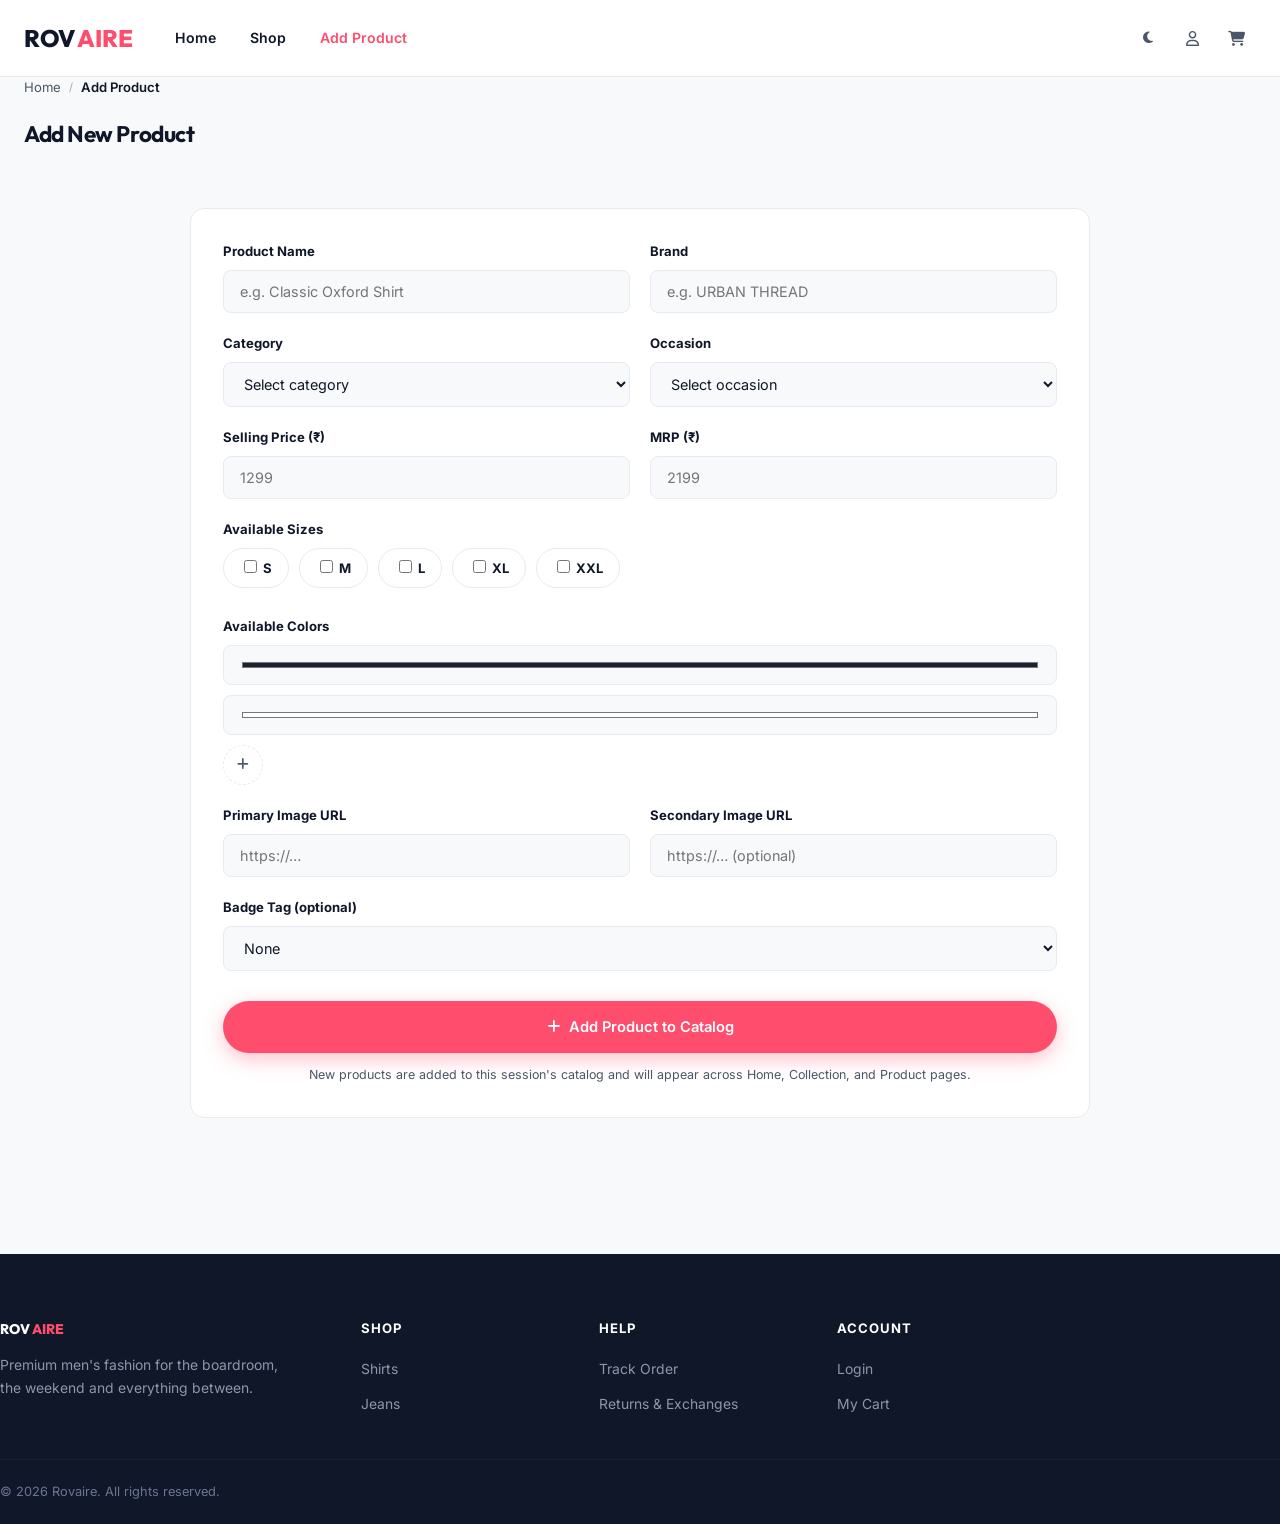
<file: add-product.html>
<!DOCTYPE html>
<html lang="en">
<head>
<meta charset="UTF-8">
<meta name="viewport" content="width=device-width, initial-scale=1.0">
<title>Add New Product — Rovaire</title>
<meta name="description" content="Add a new product to the Rovaire catalog.">
<link rel="preconnect" href="https://fonts.googleapis.com">
<link rel="stylesheet" href="css/style.css">
<link rel="stylesheet" href="css/home.css">
<link rel="stylesheet" href="css/add-product.css">
<link rel="stylesheet" href="css/responsive.css">
<link rel="stylesheet" href="https://cdnjs.cloudflare.com/ajax/libs/font-awesome/6.5.1/css/all.min.css">
</head>
<body>

<div id="pageLoader"><div class="loader-mark">ROVAIRE</div></div>

<header class="site-header">
  <div class="container header-top">
    <button class="icon-btn mobile-toggle" aria-label="Menu"><i class="fa-solid fa-bars"></i></button>
    <a href="index.html" class="brand">ROV<span class="accent">AIRE</span></a>
    <ul class="mega-nav">
      <li><a href="index.html">Home</a></li>
      <li><a href="collection.html">Shop</a></li>
      <li><a href="add-product.html" style="color:var(--primary);">Add Product</a></li>
    </ul>
    <div class="header-actions">
      <button class="icon-btn theme-toggle" aria-label="Toggle dark mode"><i class="fa-solid fa-moon"></i></button>
      <a href="login.html" class="icon-btn" aria-label="Account"><i class="fa-regular fa-user"></i></a>
      <a href="cart.html" class="icon-btn" aria-label="Cart" style="position:relative;"><i class="fa-solid fa-cart-shopping"></i><span class="count cart-count">0</span></a>
    </div>
  </div>
</header>

<div class="mobile-drawer">
  <div class="mobile-drawer-backdrop"></div>
  <div class="mobile-drawer-panel">
    <button class="icon-btn mobile-drawer-close" aria-label="Close menu"><i class="fa-solid fa-xmark"></i></button>
    <h4>ROV<span style="color:var(--primary);">AIRE</span></h4>
    <ul><li><a href="index.html">Home</a></li><li><a href="collection.html">Shop</a></li><li><a href="add-product.html">Add Product</a></li></ul>
  </div>
</div>

<section class="page-banner">
  <div class="container">
    <p class="breadcrumb"><a href="index.html">Home</a><span class="sep">/</span><span class="current">Add Product</span></p>
    <h1>Add New Product</h1>
  </div>
</section>

<div class="container section" style="max-width:900px;">
  <form id="addProductForm" class="ap-form" novalidate>

    <div class="ap-grid">
      <div class="field-group">
        <label for="apName">Product Name</label>
        <div class="input-wrap"><input type="text" id="apName" placeholder="e.g. Classic Oxford Shirt" required></div>
      </div>
      <div class="field-group">
        <label for="apBrand">Brand</label>
        <div class="input-wrap"><input type="text" id="apBrand" placeholder="e.g. URBAN THREAD" required></div>
      </div>
    </div>

    <div class="ap-grid">
      <div class="field-group">
        <label for="apCategory">Category</label>
        <div class="input-wrap">
          <select id="apCategory" required>
            <option value="" disabled selected>Select category</option>
            <option value="shirts">Shirts</option>
            <option value="tshirts">T-Shirts</option>
            <option value="jeans">Jeans</option>
            <option value="trousers">Trousers</option>
            <option value="hoodies">Hoodies</option>
            <option value="jackets">Jackets</option>
            <option value="blazers">Blazers</option>
            <option value="ethnic-wear">Ethnic Wear</option>
          </select>
        </div>
      </div>
      <div class="field-group">
        <label for="apOccasion">Occasion</label>
        <div class="input-wrap">
          <select id="apOccasion" required>
            <option value="" disabled selected>Select occasion</option>
            <option value="formal-wear">Formal Wear</option>
            <option value="casual-wear">Casual Wear</option>
            <option value="ethnic-wear">Ethnic Wear</option>
          </select>
        </div>
      </div>
    </div>

    <div class="ap-grid">
      <div class="field-group">
        <label for="apPrice">Selling Price (₹)</label>
        <div class="input-wrap"><input type="number" id="apPrice" min="1" placeholder="1299" required></div>
      </div>
      <div class="field-group">
        <label for="apMrp">MRP (₹)</label>
        <div class="input-wrap"><input type="number" id="apMrp" min="1" placeholder="2199" required></div>
      </div>
    </div>

    <div class="field-group">
      <label>Available Sizes</label>
      <div class="ap-size-row">
        <label class="ap-chip"><input type="checkbox" value="S"> S</label>
        <label class="ap-chip"><input type="checkbox" value="M"> M</label>
        <label class="ap-chip"><input type="checkbox" value="L"> L</label>
        <label class="ap-chip"><input type="checkbox" value="XL"> XL</label>
        <label class="ap-chip"><input type="checkbox" value="XXL"> XXL</label>
      </div>
    </div>

    <div class="field-group">
      <label>Available Colors</label>
      <div class="ap-color-row" id="apColorRow">
        <input type="color" value="#1A2333" class="ap-color-input">
        <input type="color" value="#FFFFFF" class="ap-color-input">
        <button type="button" id="apAddColor" class="ap-add-color"><i class="fa-solid fa-plus"></i></button>
      </div>
    </div>

    <div class="ap-grid">
      <div class="field-group">
        <label for="apImg1">Primary Image URL</label>
        <div class="input-wrap"><input type="url" id="apImg1" placeholder="https://…" required></div>
      </div>
      <div class="field-group">
        <label for="apImg2">Secondary Image URL</label>
        <div class="input-wrap"><input type="url" id="apImg2" placeholder="https://… (optional)"></div>
      </div>
    </div>

    <div class="field-group">
      <label for="apTag">Badge Tag (optional)</label>
      <div class="input-wrap">
        <select id="apTag">
          <option value="">None</option>
          <option value="New">New</option>
          <option value="Bestseller">Bestseller</option>
          <option value="Trending">Trending</option>
          <option value="Sale">Sale</option>
          <option value="Premium">Premium</option>
        </select>
      </div>
    </div>

    <button type="submit" class="btn primary block ap-submit"><i class="fa-solid fa-plus"></i> Add Product to Catalog</button>
    <p class="ap-note">New products are added to this session's catalog and will appear across Home, Collection, and Product pages.</p>
  </form>

  <div class="ap-preview" id="apPreview" style="display:none;">
    <h3>Preview</h3>
    <div class="product-row cols-4" id="apPreviewCard"></div>
  </div>
</div>

<footer class="site-footer">
  <div class="container footer-grid">
    <div class="footer-brand">
      <a href="index.html" class="brand" style="color:#fff;">ROV<span class="accent">AIRE</span></a>
      <p>Premium men's fashion for the boardroom, the weekend and everything between.</p>
    </div>
    <div><h5>Shop</h5><ul><li><a href="collection.html?cat=shirts">Shirts</a></li><li><a href="collection.html?cat=jeans">Jeans</a></li></ul></div>
    <div><h5>Help</h5><ul><li><a href="#">Track Order</a></li><li><a href="#">Returns & Exchanges</a></li></ul></div>
    <div><h5>Account</h5><ul><li><a href="login.html">Login</a></li><li><a href="cart.html">My Cart</a></li></ul></div>
  </div>
  <div class="container footer-bottom">
    <span>&copy; <span class="current-year"></span> Rovaire. All rights reserved.</span>
  </div>
</footer>

<button class="back-to-top" id="backToTop" aria-label="Back to top"><i class="fa-solid fa-arrow-up"></i></button>

<script src="js/main.js"></script>
<script src="js/add-product.js"></script>
</body>
</html>
</file>
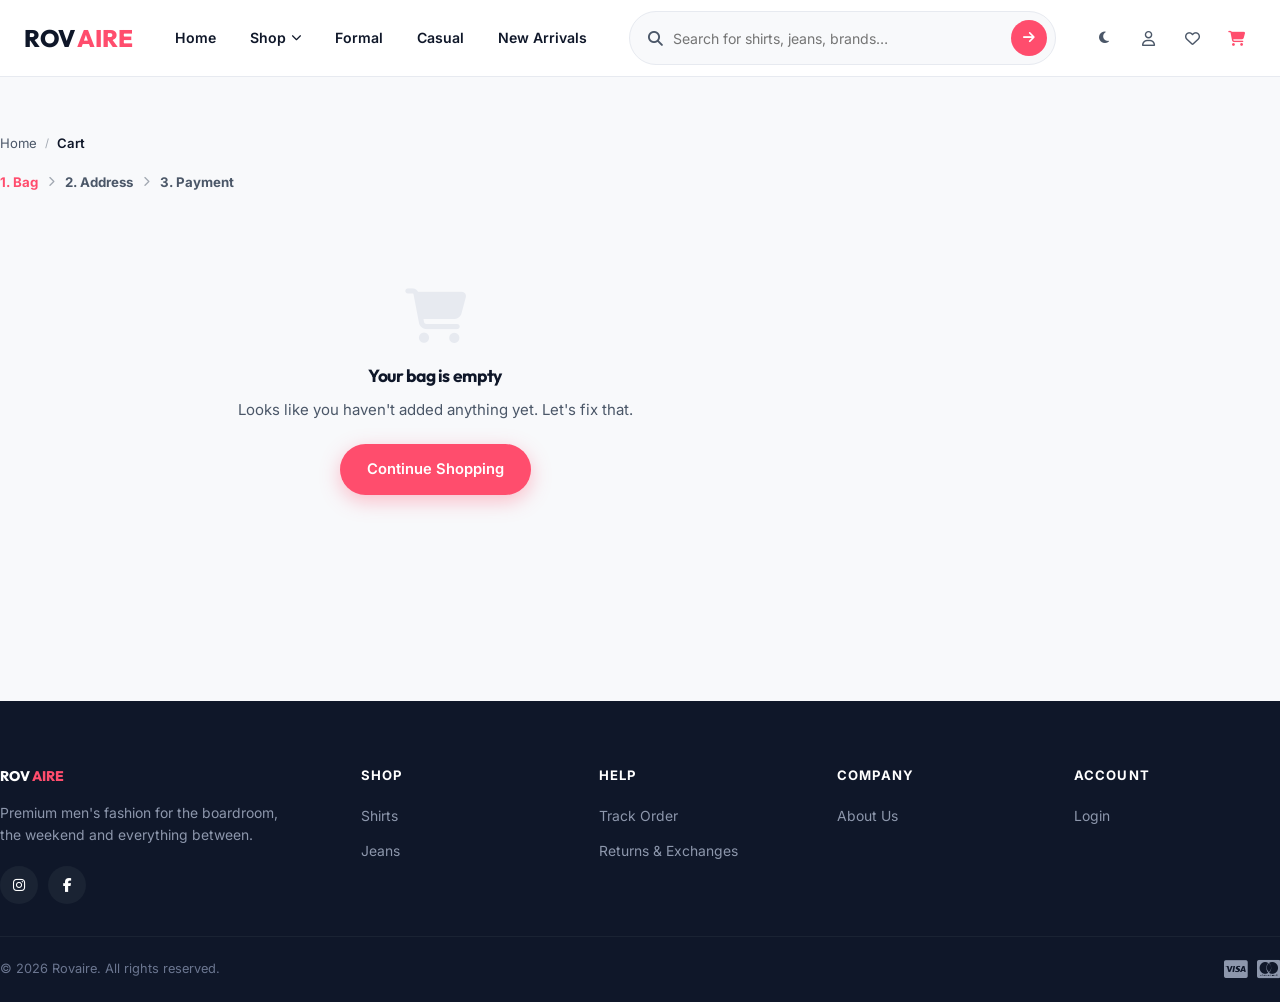
<file: cart.html>
<!DOCTYPE html>
<html lang="en">
<head>
<meta charset="UTF-8">
<meta name="viewport" content="width=device-width, initial-scale=1.0">
<title>Your Cart — Rovaire</title>
<meta name="description" content="Review your cart, apply coupons and checkout on Rovaire.">
<link rel="preconnect" href="https://fonts.googleapis.com">
<link rel="stylesheet" href="css/style.css">
<link rel="stylesheet" href="css/home.css">
<link rel="stylesheet" href="css/cart.css">
<link rel="stylesheet" href="css/responsive.css">
<link rel="stylesheet" href="https://cdnjs.cloudflare.com/ajax/libs/font-awesome/6.5.1/css/all.min.css">
</head>
<body>

<div id="pageLoader"><div class="loader-mark">ROVAIRE</div></div>

<header class="site-header">
  <div class="container header-top">
    <button class="icon-btn mobile-toggle" aria-label="Menu"><i class="fa-solid fa-bars"></i></button>
    <a href="index.html" class="brand">ROV<span class="accent">AIRE</span></a>
    <ul class="mega-nav">
       <li><a href="index.html">Home </a>
      <li><a href="collection.html">Shop <i class="fa-solid fa-chevron-down"></i></a>
        <div class="mega-panel">
          <div><h6>Topwear</h6><a href="collection.html?cat=shirts">Shirts</a><a href="collection.html?cat=tshirts">T-Shirts</a></div>
          <div><h6>Bottomwear</h6><a href="collection.html?cat=jeans">Jeans</a><a href="collection.html?cat=trousers">Trousers</a></div>
          <div><h6>Outerwear</h6><a href="collection.html?cat=jackets">Jackets</a><a href="collection.html?cat=blazers">Blazers</a></div>
        </div>
      </li>
      <li><a href="collection.html?occasion=formal-wear">Formal</a></li>
      <li><a href="collection.html?occasion=casual-wear">Casual</a></li>
      <li><a href="collection.html">New Arrivals</a></li>
    </ul>
    <div class="search-bar">
      <i class="fa-solid fa-magnifying-glass" style="color:var(--ink-soft);"></i>
      <input type="text" placeholder="Search for shirts, jeans, brands…">
      <button aria-label="Search"><i class="fa-solid fa-arrow-right"></i></button>
      <div class="live-search-panel"></div>
    </div>
    <div class="header-actions">
      <button class="icon-btn theme-toggle" aria-label="Toggle dark mode"><i class="fa-solid fa-moon"></i></button>
      <a href="login.html" class="icon-btn" aria-label="Account"><i class="fa-regular fa-user"></i></a>
      <a href="cart.html" class="icon-btn" aria-label="Wishlist" style="position:relative;"><i class="fa-regular fa-heart"></i><span class="count wishlist-count">0</span></a>
      <a href="cart.html" class="icon-btn" aria-label="Cart" style="position:relative;color:var(--primary);"><i class="fa-solid fa-cart-shopping"></i><span class="count cart-count">0</span></a>
    </div>
  </div>
</header>

<div class="mobile-drawer">
  <div class="mobile-drawer-backdrop"></div>
  <div class="mobile-drawer-panel">
    <button class="icon-btn mobile-drawer-close" aria-label="Close menu"><i class="fa-solid fa-xmark"></i></button>
    <h4>ROV<span style="color:var(--primary);">AIRE</span></h4>
    <details open><summary>Shop <i class="fa-solid fa-chevron-down"></i></summary><ul>
      <li><a href="collection.html?cat=shirts">Shirts</a></li>
      <li><a href="collection.html?cat=jeans">Jeans</a></li>
    </ul></details>
  </div>
</div>

<div class="container section">
  <p class="breadcrumb"><a href="index.html">Home</a><span class="sep">/</span><span class="current">Cart</span></p>

  <div class="cart-steps">
    <span class="step active">1. Bag</span><i class="fa-solid fa-chevron-right"></i>
    <span class="step">2. Address</span><i class="fa-solid fa-chevron-right"></i>
    <span class="step">3. Payment</span>
  </div>

  <div class="cart-layout">
    <div>
      <div class="cart-panel" id="cartPanel">
        <div class="cart-panel-head"><h3>Shopping Bag</h3><span id="cartItemCount"></span></div>
        <div id="cartItemsWrap"></div>
        <div class="coupon-box" id="couponBox">
          <input type="text" placeholder="Enter coupon code (try ROVAIRE10)" id="couponInput">
          <button id="couponApplyBtn">Apply</button>
        </div>
        <div class="coupon-applied" id="couponApplied"><span><i class="fa-solid fa-tag"></i> <span id="couponLabel"></span></span><button id="couponRemoveBtn"><i class="fa-solid fa-xmark"></i></button></div>
      </div>

      <div class="empty-cart" id="emptyCart">
        <i class="fa-solid fa-cart-shopping"></i>
        <h3>Your bag is empty</h3>
        <p>Looks like you haven't added anything yet. Let's fix that.</p>
        <a href="collection.html" class="btn primary">Continue Shopping</a>
      </div>

      <div class="cart-panel" id="savedPanel" style="margin-top:20px;display:none;">
        <div class="cart-panel-head"><h3>Saved For Later</h3><span id="savedItemCount"></span></div>
        <div id="savedItemsWrap"></div>
      </div>
    </div>

    <aside class="summary-card" id="summaryCard">
      <h3>Price Details</h3>
      <div class="summary-row"><span id="summaryQtyLabel">Price (0 items)</span><span id="summaryPrice">₹0</span></div>
      <div class="summary-row discount"><span>Discount</span><span id="summaryDiscount">−₹0</span></div>
      <div class="summary-row"><span>Coupon Discount</span><span id="summaryCoupon">−₹0</span></div>
      <div class="summary-row"><span>Delivery Charges</span><span id="summaryDelivery">Free</span></div>
      <div class="summary-total"><span>Total Amount</span><span id="summaryTotal">₹0</span></div>
      <div class="summary-savings" id="summarySavings"></div>
      <button class="btn primary block" id="checkoutBtn" style="margin-top:8px;">Proceed to Checkout <i class="fa-solid fa-arrow-right"></i></button>
    </aside>
  </div>
</div>

<footer class="site-footer">
  <div class="container footer-grid">
    <div class="footer-brand">
      <a href="index.html" class="brand" style="color:#fff;">ROV<span class="accent">AIRE</span></a>
      <p>Premium men's fashion for the boardroom, the weekend and everything between.</p>
      <div class="footer-social">
        <a href="#" aria-label="Instagram"><i class="fa-brands fa-instagram"></i></a>
        <a href="#" aria-label="Facebook"><i class="fa-brands fa-facebook-f"></i></a>
      </div>
    </div>
    <div><h5>Shop</h5><ul><li><a href="collection.html?cat=shirts">Shirts</a></li><li><a href="collection.html?cat=jeans">Jeans</a></li></ul></div>
    <div><h5>Help</h5><ul><li><a href="#">Track Order</a></li><li><a href="#">Returns & Exchanges</a></li></ul></div>
    <div><h5>Company</h5><ul><li><a href="#">About Us</a></li></ul></div>
    <div><h5>Account</h5><ul><li><a href="login.html">Login</a></li></ul></div>
  </div>
  <div class="container footer-bottom">
    <span>&copy; <span class="current-year"></span> Rovaire. All rights reserved.</span>
    <div class="pay-icons"><i class="fa-brands fa-cc-visa"></i><i class="fa-brands fa-cc-mastercard"></i></div>
  </div>
</footer>

<button class="back-to-top" id="backToTop" aria-label="Back to top"><i class="fa-solid fa-arrow-up"></i></button>

<script src="js/main.js"></script>
<script src="js/cart.js"></script>
</body>
</html>
</file>
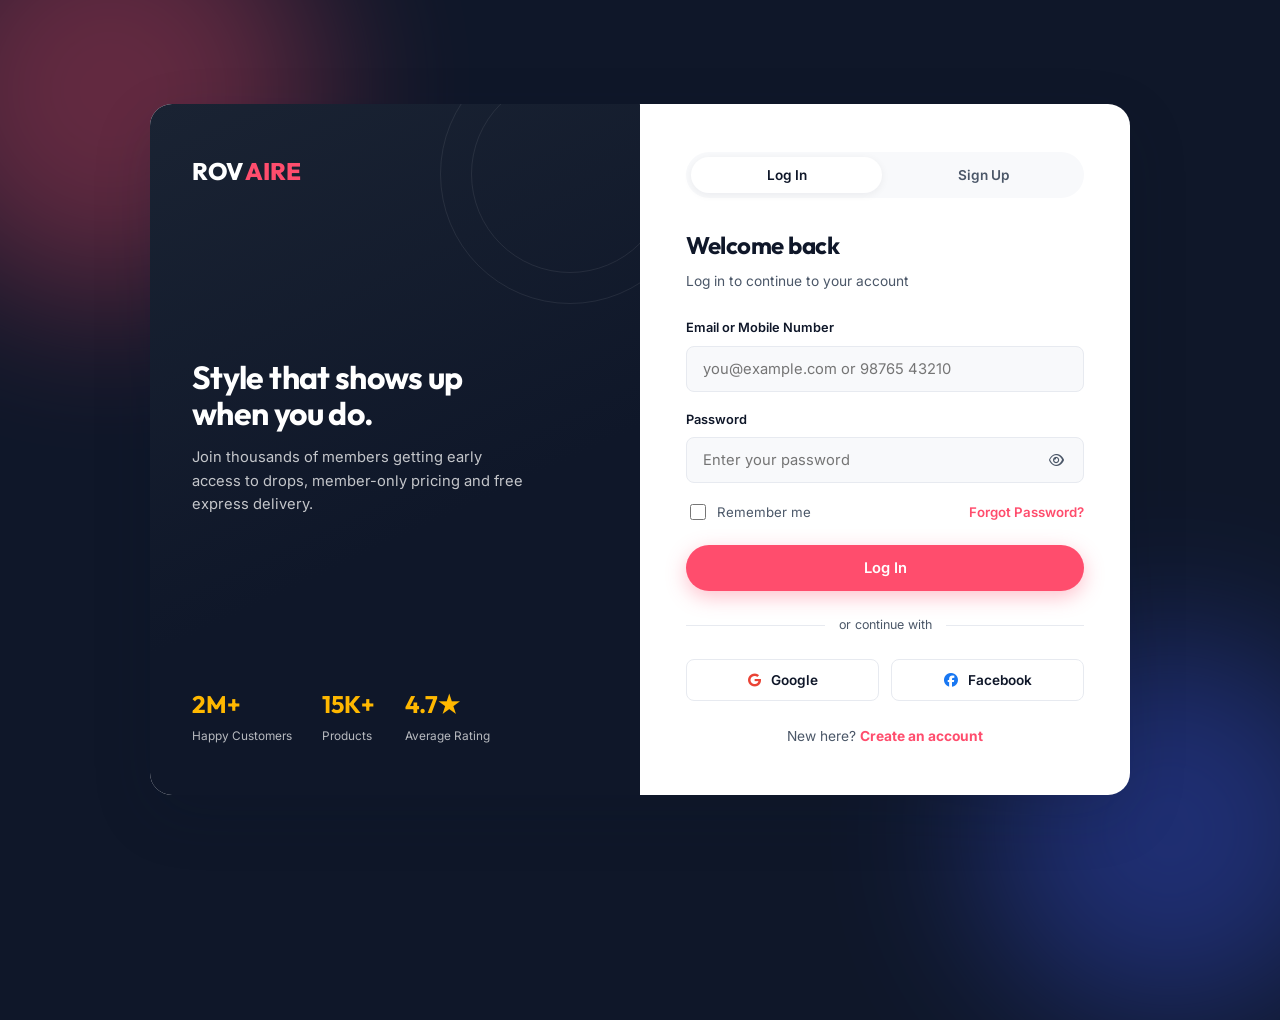
<file: login.html>
<!DOCTYPE html>
<html lang="en">
<head>
<meta charset="UTF-8">
<meta name="viewport" content="width=device-width, initial-scale=1.0">
<title>Login — Rovaire</title>
<meta name="description" content="Log in or create your Rovaire account.">
<link rel="preconnect" href="https://fonts.googleapis.com">
<link rel="stylesheet" href="css/style.css">
<link rel="stylesheet" href="css/login.css">
<link rel="stylesheet" href="css/responsive.css">
<link rel="stylesheet" href="https://cdnjs.cloudflare.com/ajax/libs/font-awesome/6.5.1/css/all.min.css">
</head>
<body class="login-body">

<div class="login-shell">
  <div class="login-promo">
    <a href="index.html" class="brand" style="color:#fff;">ROV<span class="accent">AIRE</span></a>
    <div class="promo-mid">
      <h2>Style that shows up<br>when you do.</h2>
      <p>Join thousands of members getting early access to drops, member-only pricing and free express delivery.</p>
    </div>
    <div class="promo-stats">
      <div><b>2M+</b><span>Happy Customers</span></div>
      <div><b>15K+</b><span>Products</span></div>
      <div><b>4.7★</b><span>Average Rating</span></div>
    </div>
    <div class="promo-orb"></div>
  </div>

  <div class="login-form-side">
    <div class="login-tabs">
      <button class="active" data-tab="login">Log In</button>
      <button data-tab="signup">Sign Up</button>
    </div>

    <!-- LOGIN FORM -->
    <div id="loginPane">
      <h3>Welcome back</h3>
      <p class="sub">Log in to continue to your account</p>
      <form id="loginForm" novalidate>
        <div class="field-group" id="loginIdGroup">
          <label for="loginId">Email or Mobile Number</label>
          <div class="input-wrap"><input type="text" id="loginId" placeholder="you@example.com or 98765 43210"></div>
          <span class="err-msg">Please enter a valid email or 10-digit mobile number.</span>
        </div>
        <div class="field-group" id="loginPassGroup">
          <label for="loginPass">Password</label>
          <div class="input-wrap">
            <input type="password" id="loginPass" placeholder="Enter your password">
            <button type="button" class="toggle-pass" aria-label="Show password"><i class="fa-regular fa-eye"></i></button>
          </div>
          <span class="err-msg">Password must be at least 6 characters.</span>
        </div>
        <div class="form-row-between">
          <label class="remember-me"><input type="checkbox"> Remember me</label>
          <a href="#" id="forgotLink">Forgot Password?</a>
        </div>
        <button type="submit" class="btn primary block">Log In</button>
      </form>
    </div>

    <!-- SIGNUP FORM -->
    <div id="signupPane" style="display:none;">
      <h3>Create your account</h3>
      <p class="sub">It only takes a minute</p>
      <form id="signupForm" novalidate>
        <div class="field-group">
          <label for="suName">Full Name</label>
          <div class="input-wrap"><input type="text" id="suName" placeholder="Your full name"></div>
          <span class="err-msg">Please enter your name.</span>
        </div>
        <div class="field-group">
          <label for="suEmail">Email or Mobile Number</label>
          <div class="input-wrap"><input type="text" id="suEmail" placeholder="you@example.com or 98765 43210"></div>
          <span class="err-msg">Please enter a valid email or 10-digit mobile number.</span>
        </div>
        <div class="field-group">
          <label for="suPass">Password</label>
          <div class="input-wrap">
            <input type="password" id="suPass" placeholder="Create a password">
            <button type="button" class="toggle-pass" aria-label="Show password"><i class="fa-regular fa-eye"></i></button>
          </div>
          <span class="err-msg">Password must be at least 6 characters.</span>
        </div>
        <button type="submit" class="btn primary block" style="margin-top:6px;">Create Account</button>
      </form>
    </div>

    <div class="divider-or">or continue with</div>
    <div class="social-row">
      <button class="social-btn google" id="googleBtn"><i class="fa-brands fa-google"></i> Google</button>
      <button class="social-btn facebook" id="facebookBtn"><i class="fa-brands fa-facebook"></i> Facebook</button>
    </div>

    <p class="signup-cta" id="switchCta">New here? <a href="#" id="switchToSignup">Create an account</a></p>
  </div>
</div>

<script src="js/main.js"></script>
<script src="js/login.js"></script>
</body>
</html>
</file>
<file: css/style.css>
/* ==========================================================================
   STYLE.CSS — Design tokens, reset, global components (nav, footer, buttons)
   ========================================================================== */

@import url('https://fonts.googleapis.com/css2?family=Outfit:wght@400;500;600;700;800&family=Inter:wght@400;500;600;700&display=swap');

:root{
  --bg: #F8F9FB;
  --surface: #FFFFFF;
  --ink: #0F1729;
  --ink-soft: #4B5768;
  --line: #E7EAF0;
  --primary: #FF4D6D;
  --primary-dark: #E63959;
  --primary-tint: #FFE9ED;
  --deal: #00B37E;
  --deal-tint: #E1F7EF;
  --gold: #FFB800;
  --dark: #0F1729;
  --dark-surface: #1A2333;
  --dark-line: #2A3446;
  --radius-sm: 8px;
  --radius: 14px;
  --radius-lg: 22px;
  --shadow-sm: 0 2px 8px rgba(15,23,41,.06);
  --shadow: 0 8px 28px rgba(15,23,41,.10);
  --shadow-lg: 0 20px 60px rgba(15,23,41,.16);
  --ease: cubic-bezier(.22,.9,.32,1);
  --font-display: 'Outfit', sans-serif;
  --font-body: 'Inter', sans-serif;
  --header-h: 76px;
}

[data-theme="dark"]{
  --bg: #0B111E;
  --surface: #151E30;
  --ink: #F3F5F9;
  --ink-soft: #9AA6B8;
  --line: #263049;
  --primary-tint: #3A1D26;
  --deal-tint: #0E2B24;
}

*, *::before, *::after{ box-sizing: border-box; }
html{ scroll-behavior: smooth; }
@media (prefers-reduced-motion: reduce){
  html{ scroll-behavior: auto; }
  *, *::before, *::after{ animation-duration: .001ms !important; animation-iteration-count: 1 !important; transition-duration: .001ms !important; }
}
body{
  margin:0; background: var(--bg); color: var(--ink);
  font-family: var(--font-body); font-size: 15px; line-height:1.6;
  -webkit-font-smoothing: antialiased;
  transition: background .3s var(--ease), color .3s var(--ease);
}
img{ max-width:100%; display:block; }
a{ color:inherit; text-decoration:none; }
ul{ list-style:none; margin:0; padding:0; }
button{ font-family:inherit; cursor:pointer; border:none; background:none; color:inherit; }
input, select, textarea{ font-family:inherit; font-size:inherit; color:inherit; }
:focus-visible{ outline: 2.5px solid var(--primary); outline-offset: 2px; border-radius: 4px; }
.container{ max-width: 1280px; margin:0 auto; padding:0 24px; }
h1,h2,h3,h4,h5{ font-family: var(--font-display); margin:0; letter-spacing:-.02em; }
p{ margin:0; }

/* ---------- Buttons ---------- */
.btn{
  display:inline-flex; align-items:center; justify-content:center; gap:8px;
  padding: 13px 26px; border-radius: 100px; font-weight:600; font-size:.92rem;
  transition: all .25s var(--ease); white-space:nowrap; border:1.5px solid transparent;
}
.btn.primary{ background: var(--primary); color:#fff; box-shadow: 0 6px 20px rgba(255,77,109,.35); }
.btn.primary:hover{ background: var(--primary-dark); transform: translateY(-2px); box-shadow: 0 10px 26px rgba(255,77,109,.42); }
.btn.dark{ background: var(--ink); color: var(--bg); }
.btn.dark:hover{ transform: translateY(-2px); }
.btn.outline{ border-color: var(--line); color: var(--ink); background:var(--surface); }
.btn.outline:hover{ border-color: var(--ink); }
.btn.ghost{ background: transparent; color: var(--ink-soft); }
.btn.ghost:hover{ color: var(--ink); }
.btn.block{ width:100%; }
.btn.sm{ padding: 9px 18px; font-size:.82rem; }
.btn:disabled{ opacity:.5; cursor:not-allowed; transform:none !important; }
.icon-btn{
  width:40px; height:40px; border-radius:50%; display:inline-flex; align-items:center; justify-content:center;
  color: var(--ink-soft); transition: all .2s var(--ease); position:relative; background:transparent;
}
.icon-btn:hover{ background: var(--primary-tint); color: var(--primary); }
.badge{ display:inline-flex; align-items:center; padding:3px 10px; border-radius:100px; font-size:.72rem; font-weight:700; letter-spacing:.02em; }
.badge.deal{ background: var(--deal-tint); color: var(--deal); }
.badge.gold{ background: #FFF6DE; color:#946200; }
.badge.primary{ background: var(--primary-tint); color: var(--primary); }

/* ---------- Skeleton loading ---------- */
.skeleton{ position:relative; overflow:hidden; background: var(--line); border-radius: var(--radius-sm); }
.skeleton::after{
  content:''; position:absolute; inset:0; transform: translateX(-100%);
  background: linear-gradient(90deg, transparent, rgba(255,255,255,.55), transparent);
  animation: shimmer 1.4s infinite;
}
@keyframes shimmer{ 100%{ transform: translateX(100%); } }

/* ---------- Toasts ---------- */
#toastStack{ position: fixed; top: 90px; right: 24px; z-index: 3000; display:flex; flex-direction:column; gap:10px; }
.toast{
  display:flex; align-items:center; gap:12px; background: var(--ink); color:#fff;
  padding: 14px 20px; border-radius: var(--radius-sm); box-shadow: var(--shadow-lg);
  min-width:260px; max-width:340px; transform: translateX(120%); opacity:0;
  transition: all .4s var(--ease); font-size:.86rem; font-weight:500;
}
.toast.show{ transform: translateX(0); opacity:1; }
.toast i{ color: var(--deal); font-size:1.05rem; }
.toast.warn i{ color: var(--gold); }

/* ---------- Header / Nav ---------- */
.site-header{
  position: sticky; top:0; z-index: 900; background: var(--surface);
  border-bottom: 1px solid var(--line); transition: box-shadow .3s var(--ease), background .3s var(--ease);
}
.site-header.scrolled{ box-shadow: var(--shadow-sm); }
.header-top{ display:flex; align-items:center; gap:28px; height: var(--header-h); }
.brand{ font-family: var(--font-display); font-weight:800; font-size:1.5rem; flex-shrink:0; display:flex; align-items:center; gap:2px; }
.brand .accent{ color: var(--primary); }
.mega-nav{ display:flex; align-items:center; gap:6px; flex-shrink:0; }
.mega-nav > li{ position:relative; }
.mega-nav > li > a{ display:flex; align-items:center; gap:5px; padding:10px 14px; border-radius:8px; font-weight:600; font-size:.88rem; transition: color .2s; }
.mega-nav > li:hover > a{ color: var(--primary); }
.mega-nav > li > a i{ font-size:.65rem; transition: transform .25s var(--ease); }
.mega-nav > li:hover > a i{ transform: rotate(180deg); }
.mega-panel{
  position:absolute; top: calc(100% + 14px); left:50%; transform: translateX(-50%) translateY(8px);
  width: 620px; background: var(--surface); border:1px solid var(--line); border-radius: var(--radius);
  box-shadow: var(--shadow-lg); padding: 26px; display:grid; grid-template-columns: repeat(3,1fr); gap:22px;
  opacity:0; visibility:hidden; transition: all .28s var(--ease); z-index:50;
}
.mega-nav > li:hover .mega-panel{ opacity:1; visibility:visible; transform: translateX(-50%) translateY(0); }
.mega-panel h6{ font-size:.7rem; text-transform:uppercase; letter-spacing:.08em; color: var(--ink-soft); margin-bottom:10px; font-family:var(--font-body); font-weight:700; }
.mega-panel a{ display:block; padding:6px 0; font-size:.86rem; color: var(--ink-soft); transition: color .2s, transform .2s; }
.mega-panel a:hover{ color: var(--primary); transform: translateX(3px); }

.search-bar{ flex:1; display:flex; align-items:center; background: var(--bg); border:1.5px solid var(--line); border-radius:100px; padding: 8px 8px 8px 18px; gap:8px; transition: border-color .2s; max-width:480px; }
.search-bar:focus-within{ border-color: var(--primary); }
.search-bar input{ border:none; background:transparent; flex:1; outline:none; font-size:.88rem; }
.search-bar button{ width:36px; height:36px; border-radius:50%; background: var(--primary); color:#fff; display:flex; align-items:center; justify-content:center; flex-shrink:0; }
.header-actions{ display:flex; align-items:center; gap:4px; margin-left:auto; flex-shrink:0; }
.header-actions .icon-btn .count{
  position:absolute; top:-2px; right:-2px; background: var(--primary); color:#fff; font-size:.62rem; font-weight:800;
  width:17px; height:17px; border-radius:50%; display:flex; align-items:center; justify-content:center; border:2px solid var(--surface);
}
.theme-toggle{ position:relative; }
.mobile-toggle{ display:none; }

.live-search-panel{
  position:absolute; top: calc(100% + 10px); left:0; right:0; background:var(--surface); border:1px solid var(--line);
  border-radius: var(--radius); box-shadow: var(--shadow-lg); padding:10px; opacity:0; visibility:hidden; transform:translateY(6px);
  transition: all .22s var(--ease); z-index:60; max-height:420px; overflow-y:auto;
}
.live-search-panel.open{ opacity:1; visibility:visible; transform:translateY(0); }
.lsp-item{ display:flex; align-items:center; gap:12px; padding:9px 10px; border-radius:10px; transition: background .15s; }
.lsp-item:hover{ background: var(--bg); }
.lsp-item img{ width:44px; height:52px; object-fit:cover; border-radius:6px; }
.lsp-item .lsp-name{ font-weight:600; font-size:.85rem; }
.lsp-item .lsp-cat{ font-size:.74rem; color:var(--ink-soft); }
.lsp-item .lsp-price{ margin-left:auto; font-weight:700; font-size:.85rem; }
.lsp-empty{ padding:24px; text-align:center; color:var(--ink-soft); font-size:.86rem; }

@media (max-width: 980px){
  .mega-nav, .search-bar{ display:none; }
  .mobile-toggle{ display:flex; }
}

/* ---------- Mobile drawer ---------- */
.mobile-drawer{
  position: fixed; inset:0; z-index: 2000; visibility:hidden;
}
.mobile-drawer.open{ visibility:visible; }
.mobile-drawer-backdrop{ position:absolute; inset:0; background:rgba(15,23,41,.5); opacity:0; transition:opacity .3s; }
.mobile-drawer.open .mobile-drawer-backdrop{ opacity:1; }
.mobile-drawer-panel{
  position:absolute; top:0; left:0; height:100%; width:min(320px,84vw); background:var(--surface);
  transform: translateX(-100%); transition: transform .35s var(--ease); padding:22px; overflow-y:auto;
}
.mobile-drawer.open .mobile-drawer-panel{ transform: translateX(0); }
.mobile-drawer-panel h4{ margin-bottom:16px; }
.mobile-drawer-panel .m-search{ display:flex; background:var(--bg); border-radius:100px; padding:10px 16px; gap:8px; margin-bottom:20px; border:1px solid var(--line); }
.mobile-drawer-panel .m-search input{ border:none; background:none; flex:1; outline:none; }
.mobile-drawer-panel details{ border-bottom:1px solid var(--line); padding:12px 0; }
.mobile-drawer-panel summary{ font-weight:600; display:flex; justify-content:space-between; align-items:center; cursor:pointer; list-style:none; }
.mobile-drawer-panel summary::-webkit-details-marker{ display:none; }
.mobile-drawer-panel details ul{ margin-top:10px; padding-left:8px; }
.mobile-drawer-panel details li a{ display:block; padding:7px 0; color:var(--ink-soft); font-size:.9rem; }
.mobile-drawer-close{ position:absolute; top:20px; right:20px; }

/* ---------- Footer ---------- */
.site-footer{ background: var(--dark); color:#B9C2D4; margin-top:80px; }
.newsletter-band{ background: var(--primary); padding:44px 0; color:#fff; }
.newsletter-band .container{ display:flex; align-items:center; justify-content:space-between; gap:30px; flex-wrap:wrap; }
.newsletter-band h3{ font-size:1.5rem; margin-bottom:4px; }
.newsletter-band p{ opacity:.9; font-size:.9rem; }
.newsletter-form{ display:flex; gap:10px; background:#fff; border-radius:100px; padding:6px 6px 6px 20px; min-width:360px; }
.newsletter-form input{ border:none; outline:none; flex:1; font-size:.88rem; }
.newsletter-form button{ background: var(--ink); color:#fff; padding:11px 22px; border-radius:100px; font-weight:600; font-size:.86rem; transition: background .2s; }
.newsletter-form button:hover{ background:#000; }
.footer-grid{ display:grid; grid-template-columns: 1.6fr repeat(4,1fr); gap:32px; padding: 64px 0 32px; }
.footer-grid h5{ color:#fff; font-family:var(--font-body); font-size:.82rem; text-transform:uppercase; letter-spacing:.08em; margin-bottom:18px; }
.footer-grid li{ margin-bottom:11px; }
.footer-grid a{ color:#8D97AC; font-size:.87rem; transition: color .2s, padding-left .2s; }
.footer-grid a:hover{ color:#fff; padding-left:3px; }
.footer-brand p{ color:#8D97AC; font-size:.87rem; margin: 14px 0 20px; max-width:280px; }
.footer-social{ display:flex; gap:10px; }
.footer-social a{ width:38px; height:38px; border-radius:50%; background:var(--dark-surface); display:flex; align-items:center; justify-content:center; color:#fff; transition: background .2s, transform .2s; }
.footer-social a:hover{ background: var(--primary); transform: translateY(-3px); }
.footer-bottom{ border-top:1px solid var(--dark-surface); padding:22px 0; display:flex; justify-content:space-between; font-size:.8rem; color:#6B7690; flex-wrap:wrap; gap:10px; }
.pay-icons{ display:flex; gap:10px; font-size:1.3rem; color:#8D97AC; }

/* ---------- Back to top ---------- */
.back-to-top{
  position:fixed; right:26px; bottom:26px; width:48px; height:48px; border-radius:50%;
  background: var(--ink); color:#fff; display:flex; align-items:center; justify-content:center;
  box-shadow: var(--shadow-lg); opacity:0; visibility:hidden; transform: translateY(12px); transition: all .3s var(--ease); z-index:800;
}
.back-to-top.show{ opacity:1; visibility:visible; transform: translateY(0); }
.back-to-top:hover{ background: var(--primary); }

/* ---------- Breadcrumb ---------- */
.breadcrumb{ display:flex; gap:8px; align-items:center; font-size:.82rem; color: var(--ink-soft); margin-bottom:18px; flex-wrap:wrap; }
.breadcrumb a{ color: var(--ink-soft); transition:color .2s; }
.breadcrumb a:hover{ color: var(--primary); }
.breadcrumb .sep{ opacity:.5; font-size:.7rem; }
.breadcrumb .current{ color: var(--ink); font-weight:600; }

/* ---------- Section shells ---------- */
.section{ padding: 56px 0; }
.section-head{ display:flex; align-items:flex-end; justify-content:space-between; margin-bottom:28px; gap:20px; flex-wrap:wrap; }
.section-head .eyebrow{ color: var(--primary); font-weight:700; font-size:.76rem; text-transform:uppercase; letter-spacing:.1em; margin-bottom:6px; }
.section-head h2{ font-size: clamp(1.5rem, 2.4vw, 2.1rem); }
.section-head .sub{ color: var(--ink-soft); font-size:.92rem; margin-top:6px; }
.view-all{ font-weight:700; font-size:.85rem; color:var(--ink); display:flex; align-items:center; gap:6px; flex-shrink:0; }
.view-all i{ transition: transform .2s; }
.view-all:hover i{ transform: translateX(4px); }

/* ---------- Countdown ---------- */
.countdown{ display:flex; gap:8px; }
.countdown .cd-box{ background: rgba(255,255,255,.15); border-radius:8px; padding:6px 10px; text-align:center; min-width:44px; }
.countdown .cd-box b{ display:block; font-size:1.1rem; font-family:var(--font-display); }
.countdown .cd-box span{ font-size:.6rem; text-transform:uppercase; opacity:.8; }

/* ---------- Modal shell ---------- */
.modal-backdrop{ position:fixed; inset:0; background:rgba(15,23,41,.55); z-index:2500; opacity:0; visibility:hidden; transition: opacity .3s var(--ease); display:flex; align-items:center; justify-content:center; padding:20px; }
.modal-backdrop.open{ opacity:1; visibility:visible; }
.modal-box{ background:var(--surface); border-radius: var(--radius-lg); max-width:900px; width:100%; max-height:88vh; overflow:auto; transform: scale(.94) translateY(20px); transition: transform .35s var(--ease); position:relative; box-shadow: var(--shadow-lg); }
.modal-backdrop.open .modal-box{ transform: scale(1) translateY(0); }
.modal-close{ position:absolute; top:16px; right:16px; z-index:5; background:var(--surface); box-shadow:var(--shadow-sm); }

/* ---------- Reveal ---------- */
.reveal{ opacity:0; transform: translateY(28px); transition: opacity .7s var(--ease), transform .7s var(--ease); }
.reveal.in-view{ opacity:1; transform:none; }
.d1.in-view{ transition-delay:.06s;} .d2.in-view{ transition-delay:.12s;} .d3.in-view{ transition-delay:.18s;} .d4.in-view{ transition-delay:.24s;} .d5.in-view{ transition-delay:.3s;} .d6.in-view{ transition-delay:.36s;}

/* ---------- Page loader ---------- */
#pageLoader{ position:fixed; inset:0; background: var(--bg); z-index:5000; display:flex; align-items:center; justify-content:center; transition: opacity .5s var(--ease), visibility .5s; }
#pageLoader.hidden{ opacity:0; visibility:hidden; }
.loader-mark{ font-family:var(--font-display); font-weight:800; font-size:2rem; color:var(--ink); position:relative; }
.loader-mark::after{
  content:''; position:absolute; left:0; bottom:-10px; height:3px; width:100%; background: var(--line); border-radius:2px; overflow:hidden;
}
.loader-mark::before{
  content:''; position:absolute; left:0; bottom:-10px; height:3px; width:100%; background: var(--primary); border-radius:2px;
  animation: loadbar 1.1s var(--ease) infinite;
}
@keyframes loadbar{ 0%{ transform: scaleX(0); transform-origin:left; } 50%{ transform: scaleX(1); transform-origin:left; } 51%{ transform-origin:right; } 100%{ transform: scaleX(0); transform-origin:right; } }
</file>
<file: css/home.css>
/* ==========================================================================
   HOME.CSS
   ========================================================================== */

/* ---------- Hero slider ---------- */
.hero{ position:relative; overflow:hidden; border-radius: 0 0 var(--radius-lg) var(--radius-lg); margin-bottom: 8px; }
.hero-track{ display:flex; transition: transform .7s var(--ease); }
.hero-slide{ min-width:100%; position:relative; height: 440px; display:flex; align-items:center; background-size:cover; background-position:center; }
.hero-slide::before{ content:''; position:absolute; inset:0; background: linear-gradient(90deg, rgba(15,23,41,.75), rgba(15,23,41,.15)); }
.hero-slide .container{ position:relative; z-index:2; }
.hero-copy{ max-width:480px; color:#fff; }
.hero-copy .eyebrow{ color: var(--gold); font-weight:700; letter-spacing:.1em; text-transform:uppercase; font-size:.78rem; margin-bottom:12px; display:block; }
.hero-copy h1{ font-size: clamp(2rem, 4vw, 3.2rem); line-height:1.08; margin-bottom:16px; }
.hero-copy p{ opacity:.9; margin-bottom:26px; font-size:1rem; max-width:400px; }
.hero-dots{ position:absolute; bottom:22px; left:50%; transform:translateX(-50%); display:flex; gap:8px; z-index:3; }
.hero-dots button{ width:8px; height:8px; border-radius:50%; background:rgba(255,255,255,.4); transition: all .3s var(--ease); }
.hero-dots button.active{ width:26px; border-radius:5px; background:#fff; }
.hero-arrow{ position:absolute; top:50%; transform:translateY(-50%); z-index:3; width:44px; height:44px; border-radius:50%; background:rgba(255,255,255,.15); color:#fff; backdrop-filter: blur(6px); display:flex; align-items:center; justify-content:center; transition: background .2s; }
.hero-arrow:hover{ background:rgba(255,255,255,.3); }
.hero-arrow.prev{ left:20px; } .hero-arrow.next{ right:20px; }
@media (max-width:640px){ .hero-arrow{ display:none; } .hero-slide{ height:380px; } }

/* ---------- Trust strip ---------- */
.trust-strip{ display:flex; justify-content:space-around; background: var(--surface); border-radius: var(--radius); box-shadow: var(--shadow-sm); margin-top:-34px; position:relative; z-index:5; padding: 22px 30px; flex-wrap:wrap; gap:16px; }
.trust-item{ display:flex; align-items:center; gap:12px; }
.trust-item i{ font-size:1.3rem; color: var(--primary); }
.trust-item b{ display:block; font-size:.85rem; } .trust-item span{ font-size:.75rem; color:var(--ink-soft); }

/* ---------- Category chips ---------- */
.category-scroller{ display:flex; gap:18px; overflow-x:auto; padding-bottom:8px; scrollbar-width:none; }
.category-scroller::-webkit-scrollbar{ display:none; }
.cat-chip{ flex-shrink:0; width:130px; text-align:center; }
.cat-chip .cat-img{ width:110px; height:110px; border-radius:50%; overflow:hidden; margin:0 auto 12px; border:3px solid var(--line); transition: all .3s var(--ease); }
.cat-chip img{ width:100%; height:100%; object-fit:cover; transition: transform .5s var(--ease); }
.cat-chip:hover .cat-img{ border-color: var(--primary); transform: translateY(-4px); }
.cat-chip:hover img{ transform: scale(1.12); }
.cat-chip span{ font-weight:600; font-size:.85rem; }

/* ---------- Product grid & cards ---------- */
.product-row{ display:grid; grid-template-columns: repeat(5, 1fr); gap:18px; }
.product-row.cols-4{ grid-template-columns: repeat(4,1fr); }

.p-card{ background: var(--surface); border-radius: var(--radius); overflow:hidden; border:1px solid var(--line); transition: all .3s var(--ease); position:relative; display:flex; flex-direction:column; }
.p-card:hover{ transform: translateY(-6px); box-shadow: var(--shadow-lg); border-color: transparent; }
.p-media{ position:relative; aspect-ratio: 3/4; overflow:hidden; background: var(--bg); }
.p-media img{ width:100%; height:100%; object-fit:cover; transition: opacity .45s var(--ease), transform .6s var(--ease); }
.p-media img.img-b{ position:absolute; inset:0; opacity:0; }
.p-card:hover .p-media img.img-a{ opacity:0; transform:scale(1.06); }
.p-card:hover .p-media img.img-b{ opacity:1; transform:scale(1.06); }
.p-badges{ position:absolute; top:10px; left:10px; display:flex; flex-direction:column; gap:6px; z-index:2; }
.badge.low-stock{ background: #D32F4A; color:#fff; font-size:.66rem; font-weight:700; padding:3px 8px; border-radius:5px; letter-spacing:.02em; text-transform:uppercase; }

.p-card-tools{ position:absolute; top:10px; right:10px; z-index:2; display:flex; flex-direction:column; gap:8px; }
.p-wishlist, .p-compare{
  width:34px; height:34px; border-radius:50%;
  background: rgba(255,255,255,.92); display:flex; align-items:center; justify-content:center; color: var(--ink-soft);
  transition: all .25s var(--ease); backdrop-filter: blur(4px);
}
.p-wishlist:hover, .p-wishlist.active{ color: var(--primary); }
.p-wishlist.active i{ animation: heartPop .4s var(--ease); }
.p-wishlist.active i::before{ font-weight:900; content:"\f004"; }
@keyframes heartPop{ 0%{ transform:scale(1);} 40%{ transform:scale(1.4);} 100%{ transform:scale(1);} }
.p-compare:hover, .p-compare.active{ color: var(--primary); }
.p-compare.active{ background: var(--primary); color:#fff; }
.p-compare i{ font-size:.82rem; }

.p-quick{
  position:absolute; left:10px; right:10px; bottom:-46px; z-index:2; background: rgba(15,23,41,.9); color:#fff;
  border-radius:100px; padding:10px; text-align:center; font-size:.8rem; font-weight:600; transition: bottom .3s var(--ease);
  backdrop-filter: blur(4px); display:flex; align-items:center; justify-content:center; gap:8px;
}
.p-quick i{ font-size:.78rem; }
.p-card:hover .p-quick{ bottom:10px; }
.p-info{ padding:14px 14px 16px; display:flex; flex-direction:column; gap:6px; flex:1; }
.p-brand{ font-size:.72rem; color: var(--ink-soft); font-weight:700; text-transform:uppercase; letter-spacing:.04em; }
.p-name{ font-size:.9rem; font-weight:600; line-height:1.35; }
.p-rating{ display:flex; align-items:center; gap:6px; font-size:.76rem; }
.p-rating .stars{ background: var(--deal); color:#fff; padding:2px 6px; border-radius:5px; font-weight:700; display:flex; align-items:center; gap:3px; }
.p-rating .count{ color: var(--ink-soft); }
.p-price-row{ display:flex; align-items:baseline; gap:8px; margin-top:2px; flex-wrap:wrap; }
.p-price{ font-size:1.05rem; font-weight:800; font-family:var(--font-display); }
.p-mrp{ font-size:.8rem; color: var(--ink-soft); text-decoration: line-through; }
.p-off{ color: var(--deal); font-size:.8rem; font-weight:700; }
.p-delivery{ font-size:.74rem; color: var(--ink-soft); display:flex; align-items:center; gap:5px; }
.p-fit{ display:flex; align-items:center; gap:6px; margin-top:2px; }
.p-fit-radar{ display:flex; gap:3px; }
.p-fit-radar span{ width:16px; height:16px; border-radius:50%; border:1.5px solid var(--line); display:flex; align-items:center; justify-content:center; font-size:.55rem; font-weight:700; color: var(--ink-soft); transition: all .2s; }
.p-fit-radar span.avail{ border-color: var(--ink); color: var(--ink); cursor:pointer; }
.p-fit-radar span.avail:hover{ background: var(--ink); color:#fff; }
.p-actions-row{ display:flex; gap:8px; margin-top:auto; padding-top:8px; }
.p-actions-row .btn{ flex:1; padding:10px; font-size:.78rem; }

/* ---------- Offer banner strip ---------- */
.offer-strip{ display:grid; grid-template-columns: repeat(3,1fr); gap:20px; }
.offer-card{ position:relative; border-radius: var(--radius); overflow:hidden; height:200px; display:flex; align-items:center; padding:26px; color:#fff; }
.offer-card::before{ content:''; position:absolute; inset:0; background: linear-gradient(120deg, rgba(15,23,41,.75), rgba(15,23,41,.1)); }
.offer-card img{ position:absolute; inset:0; width:100%; height:100%; object-fit:cover; z-index:-1; }
.offer-card .oc-content{ position:relative; z-index:2; }
.offer-card h4{ font-size:1.3rem; margin-bottom:6px; }
.offer-card span{ font-size:.82rem; opacity:.9; }

/* ---------- Flash sale ---------- */
.flash-head{ background: linear-gradient(90deg, var(--ink), #2A3556); border-radius: var(--radius) var(--radius) 0 0; padding:20px 26px; display:flex; align-items:center; justify-content:space-between; color:#fff; flex-wrap:wrap; gap:14px; }
.flash-head h3{ font-size:1.2rem; display:flex; align-items:center; gap:10px; }
.flash-head h3 i{ color: var(--gold); }
.flash-body{ background: var(--surface); border: 1px solid var(--line); border-top:none; border-radius: 0 0 var(--radius) var(--radius); padding:20px; }

/* ---------- Testimonials ---------- */
.testi-wrap{ position:relative; max-width:760px; margin:0 auto; }
.testi-track{ overflow:hidden; }
.testi-slide{ display:none; text-align:center; padding: 10px 40px; }
.testi-slide.active{ display:block; animation: fadeIn .5s var(--ease); }
@keyframes fadeIn{ from{opacity:0; transform:translateY(8px);} to{opacity:1; transform:none;} }
.testi-slide .stars{ color: var(--gold); font-size:1rem; margin-bottom:16px; }
.testi-slide p.quote{ font-size:1.15rem; font-family:var(--font-display); font-weight:500; line-height:1.5; margin-bottom:20px; }
.testi-person{ display:flex; align-items:center; justify-content:center; gap:12px; }
.testi-person img{ width:44px; height:44px; border-radius:50%; object-fit:cover; }
.testi-person b{ display:block; font-size:.88rem; } .testi-person span{ font-size:.76rem; color:var(--ink-soft); }
.testi-nav{ display:flex; justify-content:center; gap:14px; margin-top:20px; }
.testi-nav button{ width:38px; height:38px; border-radius:50%; border:1.5px solid var(--line); display:flex; align-items:center; justify-content:center; transition: all .2s; }
.testi-nav button:hover{ background: var(--ink); color:#fff; border-color:var(--ink); }
</file>
<file: css/add-product.css>
/* ==========================================================================
   ADD-PRODUCT.CSS
   ========================================================================== */

.ap-form{ background: var(--surface); border:1px solid var(--line); border-radius: var(--radius); padding:32px; }
.ap-grid{ display:grid; grid-template-columns:1fr 1fr; gap:20px; }
.ap-form .field-group{ margin-bottom:20px; }
.ap-form label{ display:block; font-size:.82rem; font-weight:700; margin-bottom:8px; }
.ap-form input, .ap-form select{
  width:100%; padding:12px 16px; border:1.5px solid var(--line); border-radius: var(--radius-sm);
  background: var(--bg); font-size:.9rem; transition: all .2s var(--ease);
}
.ap-form input:focus, .ap-form select:focus{ border-color: var(--primary); background: var(--surface); }

.ap-size-row{ display:flex; flex-wrap:wrap; gap:10px; }
.ap-chip{ display:flex; align-items:center; gap:8px; border:1.5px solid var(--line); border-radius:100px; padding:8px 16px; font-size:.82rem; font-weight:600; cursor:pointer; transition: all .2s; }
.ap-chip:has(input:checked){ background: var(--ink); color:#fff; border-color: var(--ink); }
.ap-chip input{ width:auto; accent-color: var(--primary); }

.ap-color-row{ display:flex; align-items:center; gap:10px; flex-wrap:wrap; }
.ap-color-input{ width:40px; height:40px; padding:0; border:1.5px solid var(--line); border-radius:50%; cursor:pointer; overflow:hidden; }
.ap-add-color{ width:40px; height:40px; border-radius:50%; border:1.5px dashed var(--line); display:flex; align-items:center; justify-content:center; color: var(--ink-soft); transition: all .2s; }
.ap-add-color:hover{ border-color: var(--primary); color: var(--primary); }

.ap-submit{ margin-top:10px; padding:16px; font-size:.92rem; }
.ap-note{ text-align:center; font-size:.78rem; color: var(--ink-soft); margin-top:12px; }

.ap-preview{ margin-top:36px; }
.ap-preview h3{ margin-bottom:16px; font-size:1.1rem; }

@media (max-width: 640px){
  .ap-form{ padding:20px; }
  .ap-grid{ grid-template-columns:1fr; }
}
</file>
<file: css/responsive.css>
/* ==========================================================================
   RESPONSIVE.CSS
   ========================================================================== */

@media (max-width: 1180px){
  .product-row{ grid-template-columns: repeat(4,1fr); }
  .collection-grid{ grid-template-columns: repeat(3,1fr); }
  .footer-grid{ grid-template-columns: 1fr 1fr 1fr; }
}

@media (max-width: 900px){
  .product-row{ grid-template-columns: repeat(3,1fr); }
  .product-row.cols-4{ grid-template-columns: repeat(3,1fr); }
  .offer-strip{ grid-template-columns: 1fr; }
  .footer-grid{ grid-template-columns: 1fr 1fr; row-gap:30px; }
  .newsletter-form{ min-width:100%; }
  .newsletter-band .container{ flex-direction:column; align-items:flex-start; }
}

@media (max-width: 640px){
  .container{ padding:0 16px; }
  .section{ padding:40px 0; }
  .product-row{ grid-template-columns: repeat(2,1fr); gap:12px; }
  .product-row.cols-4{ grid-template-columns: repeat(2,1fr); }
  .collection-grid{ grid-template-columns: repeat(2,1fr); gap:12px; }
  .trust-strip{ flex-direction:column; align-items:flex-start; gap:14px; padding:20px; }
  .footer-grid{ grid-template-columns: 1fr; text-align:left; padding:40px 0 20px; }
  .footer-bottom{ flex-direction:column; text-align:center; }
  .pay-icons{ justify-content:center; }
  .back-to-top{ right:16px; bottom:16px; width:42px; height:42px; }
  .review-summary{ flex-direction:column; gap:20px; }
}
</file>
<file: css/cart.css>
/* ==========================================================================
   CART.CSS
   ========================================================================== */

.cart-layout{ display:grid; grid-template-columns: 1fr 380px; gap:30px; align-items:flex-start; }

.cart-steps{ display:flex; align-items:center; gap:10px; margin-bottom:26px; font-size:.83rem; font-weight:700; color: var(--ink-soft); }
.cart-steps .step.active{ color: var(--primary); }
.cart-steps i{ font-size:.65rem; opacity:.5; }

.cart-panel{ background: var(--surface); border:1px solid var(--line); border-radius: var(--radius); padding:6px; }
.cart-panel-head{ display:flex; justify-content:space-between; align-items:center; padding:16px 18px; border-bottom:1px solid var(--line); }
.cart-panel-head h3{ font-size:1.05rem; }
.cart-panel-head span{ font-size:.82rem; color: var(--ink-soft); }

.cart-item{ display:grid; grid-template-columns: 96px 1fr auto; gap:16px; padding:20px 18px; border-bottom:1px solid var(--line); align-items:flex-start; }
.cart-item:last-child{ border-bottom:none; }
.cart-item img{ width:96px; height:112px; object-fit:cover; border-radius:10px; }
.cart-item-name{ font-weight:700; font-size:.94rem; margin-bottom:4px; }
.cart-item-meta{ font-size:.8rem; color: var(--ink-soft); display:flex; gap:10px; flex-wrap:wrap; margin-bottom:10px; }
.cart-item-meta span{ display:flex; align-items:center; gap:5px; }
.cart-item-actions{ display:flex; align-items:center; gap:16px; flex-wrap:wrap; }
.cart-item-actions .link-btn{ font-size:.8rem; font-weight:700; color: var(--ink-soft); display:flex; align-items:center; gap:5px; transition:color .2s; }
.cart-item-actions .link-btn:hover{ color: var(--primary); }
.cart-item-actions .link-btn.remove:hover{ color:#D32F4A; }
.cart-item-price{ text-align:right; }
.cart-item-price .price{ font-weight:800; font-size:1.05rem; font-family: var(--font-display); display:block; }
.cart-item-price .mrp{ font-size:.78rem; color: var(--ink-soft); text-decoration:line-through; }

.saved-item{ opacity:.85; }
.empty-cart{ text-align:center; padding:70px 20px; display:none; }
.empty-cart.show{ display:block; }
.empty-cart i{ font-size:3.4rem; color: var(--line); margin-bottom:18px; }
.empty-cart h3{ margin-bottom:8px; }
.empty-cart p{ color: var(--ink-soft); margin-bottom:22px; }

.coupon-box{ display:flex; gap:10px; margin: 20px 18px; }
.coupon-box input{ flex:1; padding:12px 16px; border:1.5px dashed var(--line); border-radius: var(--radius-sm); background: var(--bg); }
.coupon-box button{ background: var(--ink); color:#fff; padding:0 22px; border-radius: var(--radius-sm); font-weight:700; font-size:.85rem; }
.coupon-applied{ display:none; align-items:center; justify-content:space-between; margin: 0 18px 20px; background: var(--deal-tint); color: var(--deal); padding:12px 16px; border-radius: var(--radius-sm); font-size:.85rem; font-weight:700; }
.coupon-applied.show{ display:flex; }

.summary-card{ background: var(--surface); border:1px solid var(--line); border-radius: var(--radius); padding:22px; position:sticky; top:96px; }
.summary-card h3{ font-size:1.05rem; margin-bottom:18px; }
.summary-row{ display:flex; justify-content:space-between; font-size:.88rem; color: var(--ink-soft); padding:9px 0; }
.summary-row.discount span:last-child{ color: var(--deal); font-weight:700; }
.summary-total{ display:flex; justify-content:space-between; font-size:1.15rem; font-weight:800; font-family: var(--font-display); border-top:1.5px dashed var(--line); margin-top:10px; padding-top:16px; }
.summary-savings{ text-align:center; background: var(--deal-tint); color: var(--deal); font-weight:700; font-size:.82rem; padding:10px; border-radius: var(--radius-sm); margin: 16px 0; }
</file>
<file: css/login.css>
/* ==========================================================================
   LOGIN.CSS
   ========================================================================== */

body.login-body{ min-height:100vh; display:flex; align-items:center; justify-content:center; padding:24px; background: var(--ink); position:relative; overflow:hidden; }
body.login-body::before, body.login-body::after{
  content:''; position:absolute; border-radius:50%; filter: blur(80px); opacity:.35; z-index:0;
}
body.login-body::before{ width:420px; height:420px; background: var(--primary); top:-120px; left:-100px; }
body.login-body::after{ width:380px; height:380px; background:#3E5CFF; bottom:-120px; right:-80px; }

.login-shell{
  position:relative; z-index:1; width:100%; max-width: 980px; min-height:600px; background: var(--surface);
  border-radius: var(--radius-lg); overflow:hidden; display:grid; grid-template-columns: 1fr 1fr; box-shadow: var(--shadow-lg);
  animation: riseIn .6s var(--ease) both;
}
@keyframes riseIn{ from{ opacity:0; transform: translateY(24px) scale(.98);} to{ opacity:1; transform:none; } }

.login-promo{
  background: linear-gradient(155deg, #1A2333, #0F1729 60%);
  color:#fff; padding: 48px 42px; display:flex; flex-direction:column; justify-content:space-between; position:relative; overflow:hidden;
}
.login-promo .brand{ font-size:1.5rem; }
.login-promo .promo-mid{ margin: 40px 0; }
.login-promo .promo-mid h2{ font-size:2rem; line-height:1.15; margin-bottom:14px; }
.login-promo .promo-mid p{ opacity:.75; font-size:.92rem; max-width:340px; }
.promo-stats{ display:flex; gap:30px; }
.promo-stats div b{ display:block; font-family: var(--font-display); font-size:1.5rem; color: var(--gold); }
.promo-stats div span{ font-size:.74rem; opacity:.7; }
.promo-orb{ position:absolute; width:260px; height:260px; border-radius:50%; border:1px solid rgba(255,255,255,.08); top:-60px; right:-60px; }
.promo-orb::before{ content:''; position:absolute; inset:30px; border-radius:50%; border:1px solid rgba(255,255,255,.08); }

.login-form-side{ padding: 48px 46px; display:flex; flex-direction:column; justify-content:center; }
.login-tabs{ display:flex; gap:6px; background: var(--bg); border-radius:100px; padding:5px; margin-bottom:28px; }
.login-tabs button{ flex:1; padding:10px; border-radius:100px; font-weight:600; font-size:.85rem; color: var(--ink-soft); transition: all .25s var(--ease); }
.login-tabs button.active{ background: var(--surface); color: var(--ink); box-shadow: var(--shadow-sm); }
.login-form-side h3{ font-size:1.5rem; margin-bottom:6px; }
.login-form-side .sub{ color: var(--ink-soft); font-size:.86rem; margin-bottom:26px; }

.field-group{ margin-bottom:18px; position:relative; }
.field-group label{ display:block; font-size:.8rem; font-weight:600; margin-bottom:7px; }
.field-group .input-wrap{ position:relative; }
.field-group input{
  width:100%; padding:13px 16px; border:1.5px solid var(--line); border-radius: var(--radius-sm); background: var(--bg);
  transition: all .2s var(--ease); font-size:.92rem;
}
.field-group input:focus{ border-color: var(--primary); background: var(--surface); }
.field-group .toggle-pass{ position:absolute; right:14px; top:50%; transform:translateY(-50%); color: var(--ink-soft); }
.field-group .err-msg{ font-size:.74rem; color: var(--primary); margin-top:6px; display:none; }
.field-group.error input{ border-color: var(--primary); }
.field-group.error .err-msg{ display:block; }

.form-row-between{ display:flex; align-items:center; justify-content:space-between; margin: 4px 0 22px; font-size:.83rem; }
.remember-me{ display:flex; align-items:center; gap:8px; color: var(--ink-soft); }
.remember-me input{ accent-color: var(--primary); width:16px; height:16px; }
.form-row-between a{ color: var(--primary); font-weight:600; }

.divider-or{ display:flex; align-items:center; gap:14px; margin:24px 0; color: var(--ink-soft); font-size:.78rem; }
.divider-or::before, .divider-or::after{ content:''; flex:1; height:1px; background: var(--line); }

.social-row{ display:flex; gap:12px; }
.social-btn{
  flex:1; display:flex; align-items:center; justify-content:center; gap:10px; padding:12px; border:1.5px solid var(--line);
  border-radius: var(--radius-sm); font-weight:600; font-size:.85rem; transition: all .2s var(--ease);
}
.social-btn:hover{ border-color: var(--ink); background: var(--bg); }
.social-btn.google i{ color:#EA4335; } .social-btn.facebook i{ color:#1877F2; }

.signup-cta{ text-align:center; margin-top:24px; font-size:.86rem; color: var(--ink-soft); }
.signup-cta a{ color: var(--primary); font-weight:700; }

@media (max-width: 780px){
  .login-shell{ grid-template-columns:1fr; }
  .login-promo{ display:none; }
}
</file>
